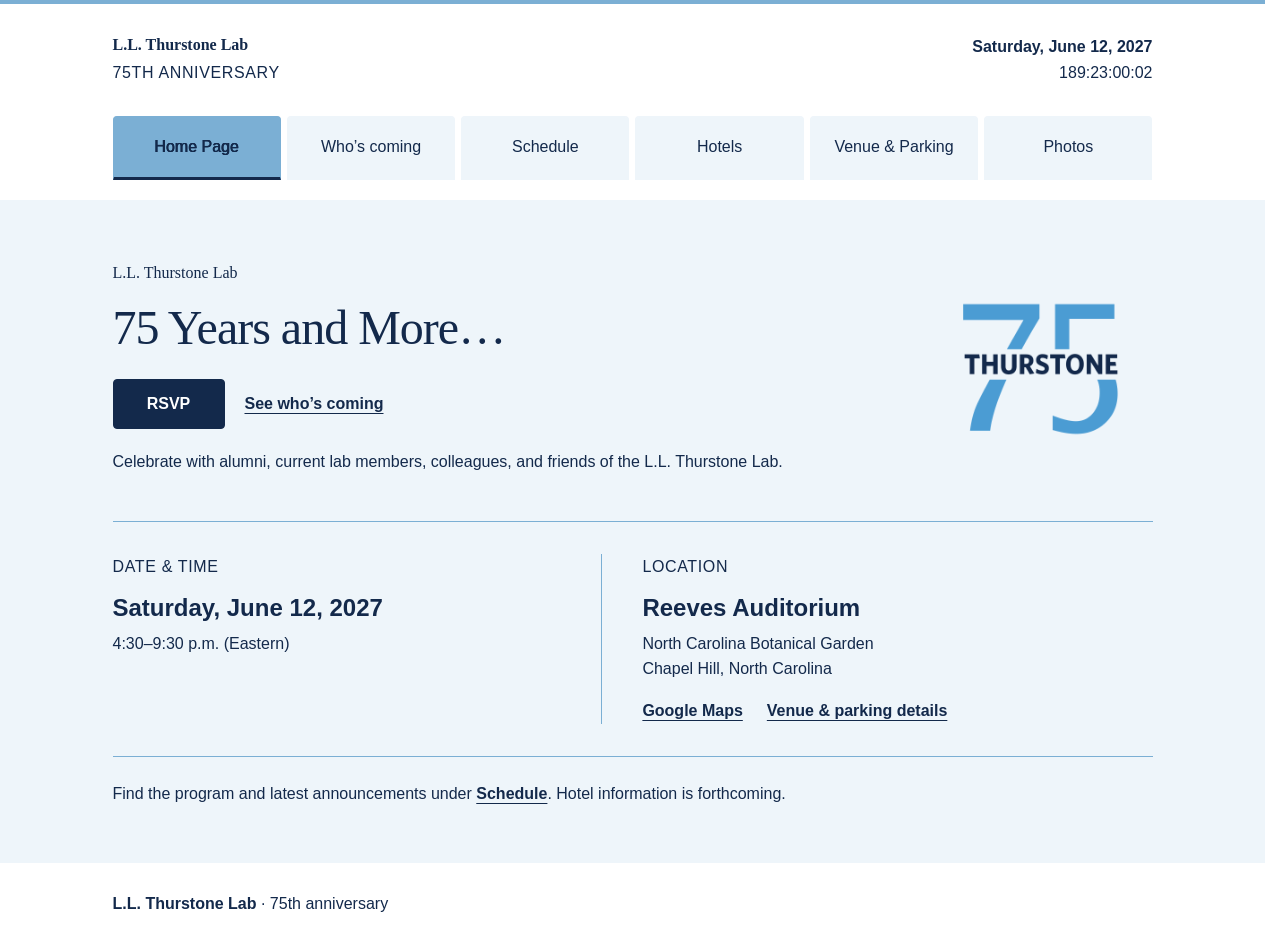
<file: index.html>
<!doctype html>
<html lang="en">
<head>
  <meta charset="utf-8">
  <meta name="viewport" content="width=device-width, initial-scale=1">
  <meta name="theme-color" content="#7BAFD4">
  <meta name="description" content="L.L. Thurstone’s 75th anniversary, Saturday, June 19, 2027, 4:30–9:30 p.m., at Reeves Auditorium, North Carolina Botanical Garden.">
  <title>Home Page · L.L. Thurstone 75th anniversary</title>
  <link rel="icon" href="assets/favicon.svg" type="image/svg+xml">
  <link rel="stylesheet" href="styles.css">
  <script src="config.js" defer></script>
  <script src="app.js" defer></script>
</head>
<body data-page="information" data-page-title="Home Page">
  <a class="skip-link" href="#main">Skip to content</a>
  <header class="site-header">
    <div class="wrap header-inner">
      <a class="brand" href="index.html" aria-label="Anniversary homepage"><strong data-config="labName">L.L. Thurstone</strong><span>75TH ANNIVERSARY</span></a>
      <div class="header-date">
        <p><strong data-date>Saturday, June 12, 2027</strong></p>
        <p id="event-countdown" role="timer" aria-label="Time until the celebration in days, hours, minutes, and seconds" title="Days : Hours : Minutes : Seconds" hidden></p>
      </div>
    </div>
    <nav id="navigation" class="wrap page-tabs" aria-label="Anniversary pages"><a href="index.html" aria-current="page">Home Page</a><a href="guests.html">Who’s coming</a><a href="schedule.html">Schedule</a><a href="hotels.html">Hotels</a><a href="venue.html">Venue &amp; Parking</a><a href="photos.html">Photos</a></nav>
  </header>
  <main id="main"><section class="information-section" aria-labelledby="page-title"><div class="wrap">
<div class="home-hero">
<div>
<p class="hero-lab-name" data-config="labName">L.L. Thurstone</p>
<h1 id="page-title" data-config="headline">75 Years and More…</h1>
<div id="rsvp" class="information-actions">
  <a id="rsvp-link" class="button" hidden>RSVP</a>
  <span id="rsvp-pending">RSVPs will open soon.</span>
  <a class="text-link" href="guests.html">See who’s coming</a>
</div>
<p id="deadline-note" hidden></p>
<p class="hero-description">Celebrate with alumni, current lab members, colleagues, and friends of the L.L. Thurstone Lab.</p>
</div>
<img class="hero-mark" src="pictures/Thurstone75.png" alt="" width="2000" height="2000" decoding="async">
</div>
<div class="event-details"><div><p class="eyebrow">DATE & TIME</p><h2 data-date>Saturday, June 12, 2027</h2><p data-config="timeLabel">4:30–9:30 p.m. (Eastern)</p><small id="year-note" hidden>Year to be confirmed</small></div><div><p class="eyebrow">LOCATION</p><h2 data-config="room">Reeves Auditorium</h2><p data-config="venue">North Carolina Botanical Garden</p><p data-config="location">Chapel Hill, North Carolina</p><div class="venue-links"><a id="directions-link" class="text-link" href="https://www.google.com/maps/search/?api=1&amp;query=North+Carolina+Botanical+Garden+100+Old+Mason+Farm+Road+Chapel+Hill" target="_blank" rel="noopener noreferrer">Google Maps<span class="sr-only"> (opens in a new tab)</span></a><a class="text-link" href="venue.html">Venue &amp; parking details</a></div></div></div>
<p class="overview-note">Find the program and latest announcements under <a class="text-link" href="schedule.html">Schedule</a>. Hotel information is forthcoming.</p>
</div></section></main>
  <footer><div class="wrap"><div class="footer-main"><span><strong data-config="labName">L.L. Thurstone</strong> · 75th anniversary</span><span id="contact-text" hidden></span></div></div></footer>
  <noscript><p class="noscript">Please enable JavaScript to load the RSVP and photo links and the public guest list. Event information and navigation remain available.</p></noscript>
</body>
</html>
</file>
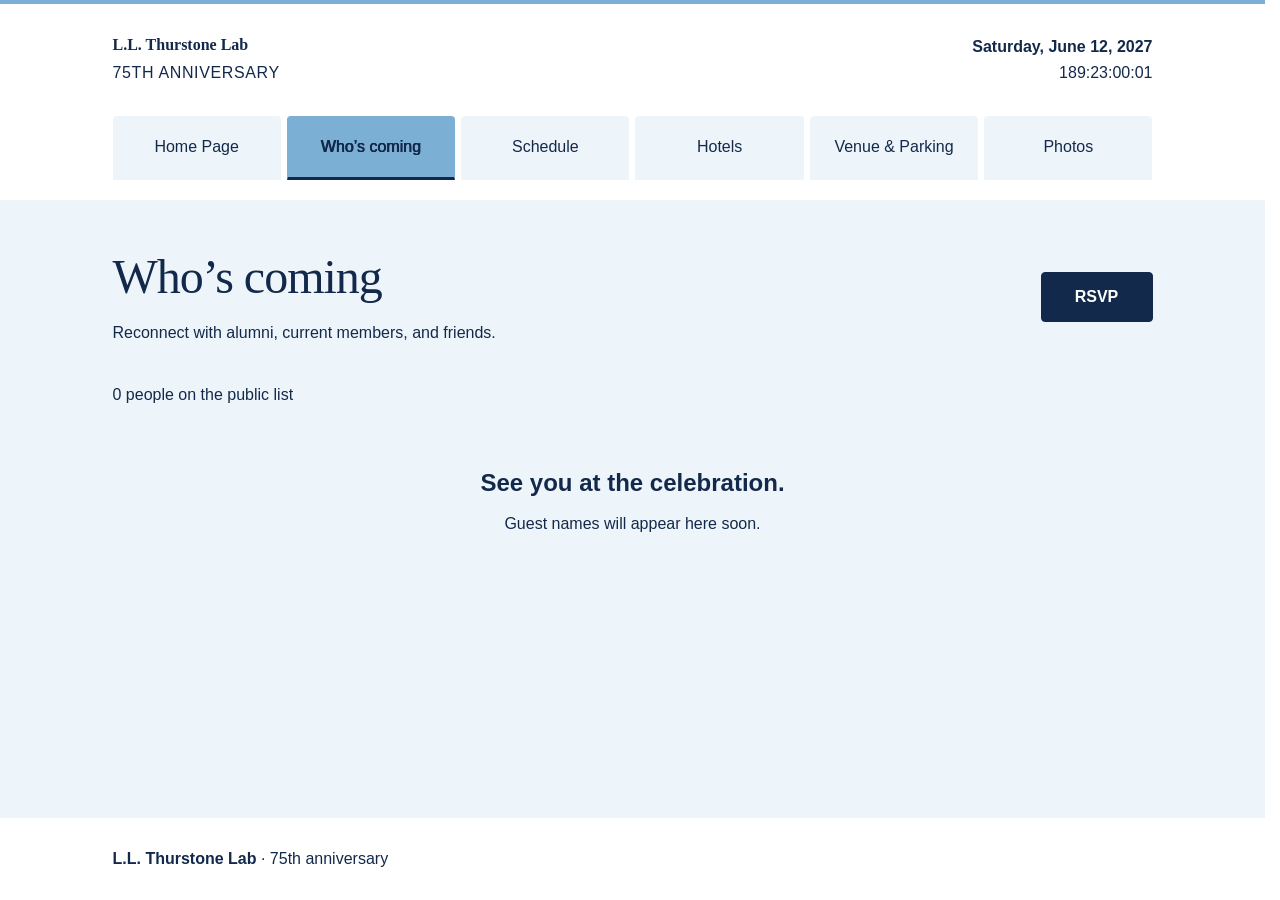
<file: guests.html>
<!doctype html>
<html lang="en">
<head>
  <meta charset="utf-8">
  <meta name="viewport" content="width=device-width, initial-scale=1">
  <meta name="theme-color" content="#7BAFD4">
  <meta name="description" content="L.L. Thurstone’s 75th anniversary, Saturday, June 12, 2027, 4:30–9:30 p.m., at Reeves Auditorium, North Carolina Botanical Garden.">
  <title>Who’s coming · L.L. Thurstone 75th anniversary</title>
  <link rel="icon" href="assets/favicon.svg" type="image/svg+xml">
  <link rel="stylesheet" href="styles.css">
  <script src="config.js" defer></script>
  <script src="public-guests.js" defer></script>
  <script src="app.js" defer></script>
</head>
<body data-page="guests" data-page-title="Who’s coming">
  <a class="skip-link" href="#main">Skip to content</a>
  <header class="site-header">
    <div class="wrap header-inner">
      <a class="brand" href="index.html" aria-label="Anniversary homepage"><strong data-config="labName">L.L. Thurstone</strong><span>75TH ANNIVERSARY</span></a>
      <div class="header-date">
        <p><strong data-date>Saturday, June 12, 2027</strong></p>
        <p id="event-countdown" role="timer" aria-label="Time until the celebration in days, hours, minutes, and seconds" title="Days : Hours : Minutes : Seconds" hidden></p>
      </div>
    </div>
    <nav id="navigation" class="wrap page-tabs" aria-label="Anniversary pages"><a href="index.html">Home Page</a><a href="guests.html" aria-current="page">Who’s coming</a><a href="schedule.html">Schedule</a><a href="hotels.html">Hotels</a><a href="venue.html">Venue &amp; Parking</a><a href="photos.html">Photos</a></nav>
  </header>
  <main id="main">
    <section class="page-content wrap" aria-labelledby="page-title">
      <div class="page-intro section-heading"><div><h1 id="page-title">Who’s coming</h1><p>Reconnect with alumni, current members, and friends.</p></div><a id="rsvp-link" class="button" hidden>RSVP</a></div>
      <div id="guest-tools" class="guest-tools" hidden>
        <div class="filter-group" role="group" aria-label="Filter guest list"><button class="filter active" data-filter="all" aria-pressed="true">Everyone</button><button class="filter" data-filter="Alumni" aria-pressed="false">Alumni</button><button class="filter" data-filter="Current member" aria-pressed="false">Current members</button><button class="filter" data-filter="Friend / colleague" aria-pressed="false">Friends</button></div>
        <label class="search-box"><span class="sr-only">Search guests by name or year</span><input id="guest-search" type="search" placeholder="Search by name or year" maxlength="100"></label>
      </div>
      <p id="guest-count" class="list-count" aria-live="polite">Loading the guest list…</p>
      <div id="guest-list" class="guest-list"></div>
      <div id="guest-empty" class="empty-state" hidden><h2>See you at the celebration.</h2><p>Guest names will appear here soon.</p></div>
      <div id="guest-no-results" class="empty-state" hidden><h2>No matching guests.</h2><button id="clear-search" class="text-link">Clear search &amp; filters</button></div>
      <p id="guest-error" class="error-message" role="alert" hidden></p>
      <p id="guest-updated" class="guest-privacy" hidden></p>
    </section>
  </main>
  <footer><div class="wrap"><div class="footer-main"><span><strong data-config="labName">L.L. Thurstone</strong> · 75th anniversary</span><span id="contact-text" hidden></span></div></div></footer>
  <noscript><p class="noscript">Please enable JavaScript to load the RSVP and photo links and the public guest list. Event information and navigation remain available.</p></noscript>
</body>
</html>
</file>
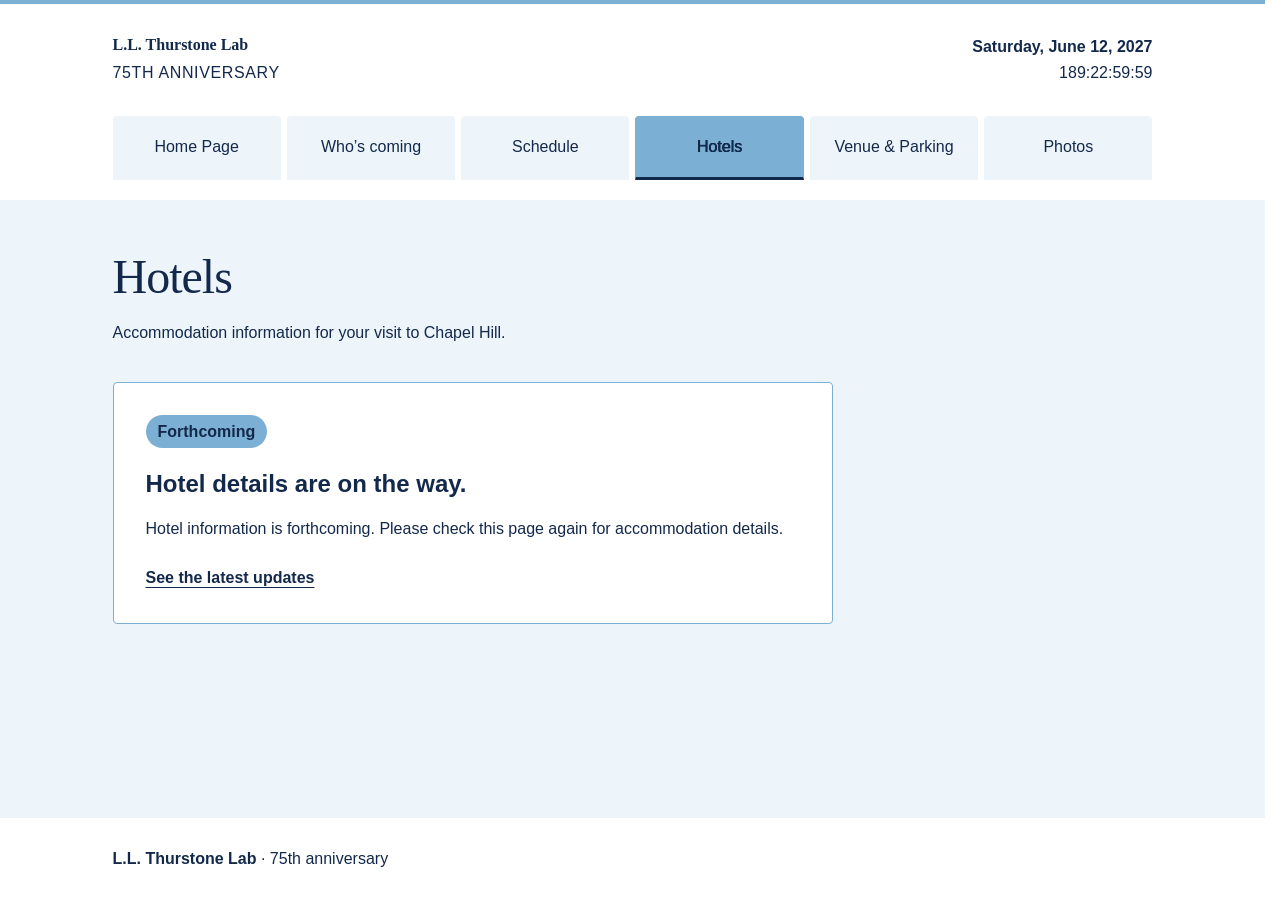
<file: hotels.html>
<!doctype html>
<html lang="en">
<head>
  <meta charset="utf-8">
  <meta name="viewport" content="width=device-width, initial-scale=1">
  <meta name="theme-color" content="#7BAFD4">
  <meta name="description" content="L.L. Thurstone’s 75th anniversary, Saturday, June 12, 2027, 4:30–9:30 p.m., at Reeves Auditorium, North Carolina Botanical Garden.">
  <title>Hotels · L.L. Thurstone 75th anniversary</title>
  <link rel="icon" href="assets/favicon.svg" type="image/svg+xml">
  <link rel="stylesheet" href="styles.css">
  <script src="config.js" defer></script>
  <script src="app.js" defer></script>
</head>
<body data-page="hotels" data-page-title="Hotels">
  <a class="skip-link" href="#main">Skip to content</a>
  <header class="site-header">
    <div class="wrap header-inner">
      <a class="brand" href="index.html" aria-label="Anniversary homepage"><strong data-config="labName">L.L. Thurstone</strong><span>75TH ANNIVERSARY</span></a>
      <div class="header-date">
        <p><strong data-date>Saturday, June 19, 2027</strong></p>
        <p id="event-countdown" role="timer" aria-label="Time until the celebration in days, hours, minutes, and seconds" title="Days : Hours : Minutes : Seconds" hidden></p>
      </div>
    </div>
    <nav id="navigation" class="wrap page-tabs" aria-label="Anniversary pages"><a href="index.html">Home Page</a><a href="guests.html">Who’s coming</a><a href="schedule.html">Schedule</a><a href="hotels.html" aria-current="page">Hotels</a><a href="venue.html">Venue &amp; Parking</a><a href="photos.html">Photos</a></nav>
  </header>
  <main id="main"><section class="page-content wrap" aria-labelledby="page-title"><div class="page-intro"><h1 class="page-title" id="page-title">Hotels</h1><p>Accommodation information for your visit to Chapel Hill.</p></div><div class="forthcoming-panel"><span class="status-pill">Forthcoming</span><h2>Hotel details are on the way.</h2><p data-config="hotelInfo">Hotel information is forthcoming. Please check this page again for accommodation details.</p><a class="text-link" href="schedule.html">See the latest updates</a></div></section></main>
  <footer><div class="wrap"><div class="footer-main"><span><strong data-config="labName">L.L. Thurstone</strong> · 75th anniversary</span><span id="contact-text" hidden></span></div></div></footer>
  <noscript><p class="noscript">Please enable JavaScript to load the RSVP and photo links and the public guest list. Event information and navigation remain available.</p></noscript>
</body>
</html>
</file>
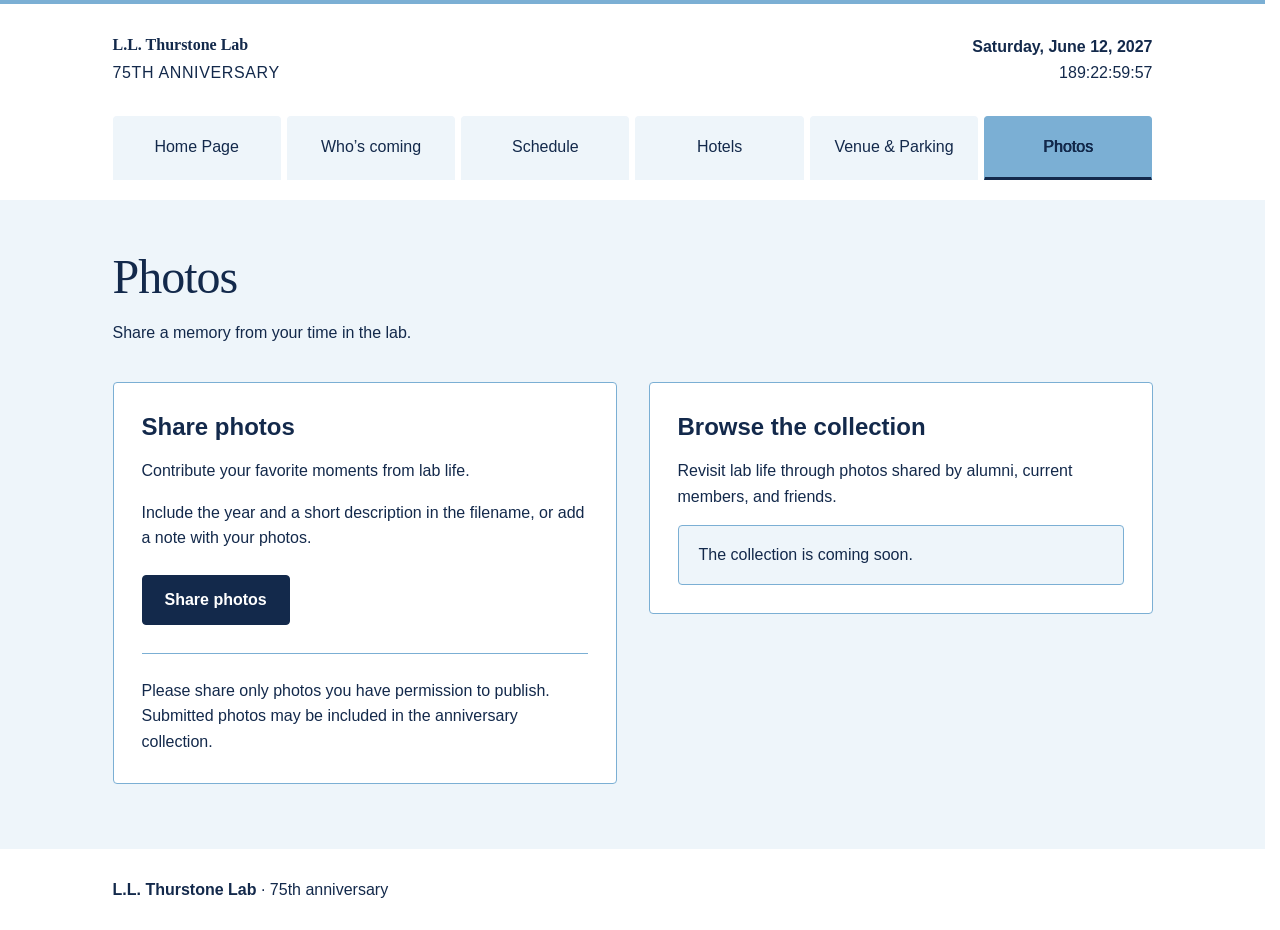
<file: photos.html>
<!doctype html>
<html lang="en">
<head>
  <meta charset="utf-8">
  <meta name="viewport" content="width=device-width, initial-scale=1">
  <meta name="theme-color" content="#7BAFD4">
  <meta name="description" content="L.L. Thurstone’s 75th anniversary, Saturday, June 12, 2027, 4:30–9:30 p.m., at Reeves Auditorium, North Carolina Botanical Garden.">
  <title>Photos · L.L. Thurstone 75th anniversary</title>
  <link rel="icon" href="assets/favicon.svg" type="image/svg+xml">
  <link rel="stylesheet" href="styles.css">
  <script src="config.js" defer></script>
  <script src="app.js" defer></script>
</head>
<body data-page="photos" data-page-title="Photos">
  <a class="skip-link" href="#main">Skip to content</a>
  <header class="site-header">
    <div class="wrap header-inner">
      <a class="brand" href="index.html" aria-label="Anniversary homepage"><strong data-config="labName">L.L. Thurstone</strong><span>75TH ANNIVERSARY</span></a>
      <div class="header-date">
        <p><strong data-date>Saturday, June 19, 2027</strong></p>
        <p id="event-countdown" role="timer" aria-label="Time until the celebration in days, hours, minutes, and seconds" title="Days : Hours : Minutes : Seconds" hidden></p>
      </div>
    </div>
    <nav id="navigation" class="wrap page-tabs" aria-label="Anniversary pages"><a href="index.html">Home Page</a><a href="guests.html">Who’s coming</a><a href="schedule.html">Schedule</a><a href="hotels.html">Hotels</a><a href="venue.html">Venue &amp; Parking</a><a href="photos.html" aria-current="page">Photos</a></nav>
  </header>
  <main id="main">
    <section class="page-content wrap" aria-labelledby="page-title">
      <div class="page-intro"><h1 id="page-title">Photos</h1><p>Share a memory from your time in the lab.</p></div>
      <div class="photo-actions">
        <div class="rsvp-card service-card">
          <h2>Share photos</h2>
          <p>Contribute your favorite moments from lab life.</p>
          <p>Include the year and a short description in the filename, or add a note with your photos.</p>
          <a id="photo-upload-link" class="button" target="_blank" rel="noopener noreferrer" hidden>Share photos<span class="sr-only"> (opens in a new tab)</span></a>
          <p id="photo-upload-pending" class="availability-note" role="status">Photo sharing will open soon.</p>
          <p class="card-note">Please share only photos you have permission to publish. Submitted photos may be included in the anniversary collection.</p>
        </div>
        <div class="rsvp-card service-card photo-collection">
          <h2>Browse the collection</h2>
          <p>Revisit lab life through photos shared by alumni, current members, and friends.</p>
          <a id="photo-gallery-link" class="button" target="_blank" rel="noopener noreferrer" hidden>View shared photos<span class="sr-only"> (opens in a new tab)</span></a>
          <p id="photo-gallery-pending" class="availability-note" role="status">The collection is coming soon.</p>
        </div>
      </div>
    </section>
  </main>
  <footer><div class="wrap"><div class="footer-main"><span><strong data-config="labName">L.L. Thurstone</strong> · 75th anniversary</span><span id="contact-text" hidden></span></div></div></footer>
  <noscript><p class="noscript">Please enable JavaScript to load the RSVP and photo links and the public guest list. Event information and navigation remain available.</p></noscript>
</body>
</html>
</file>
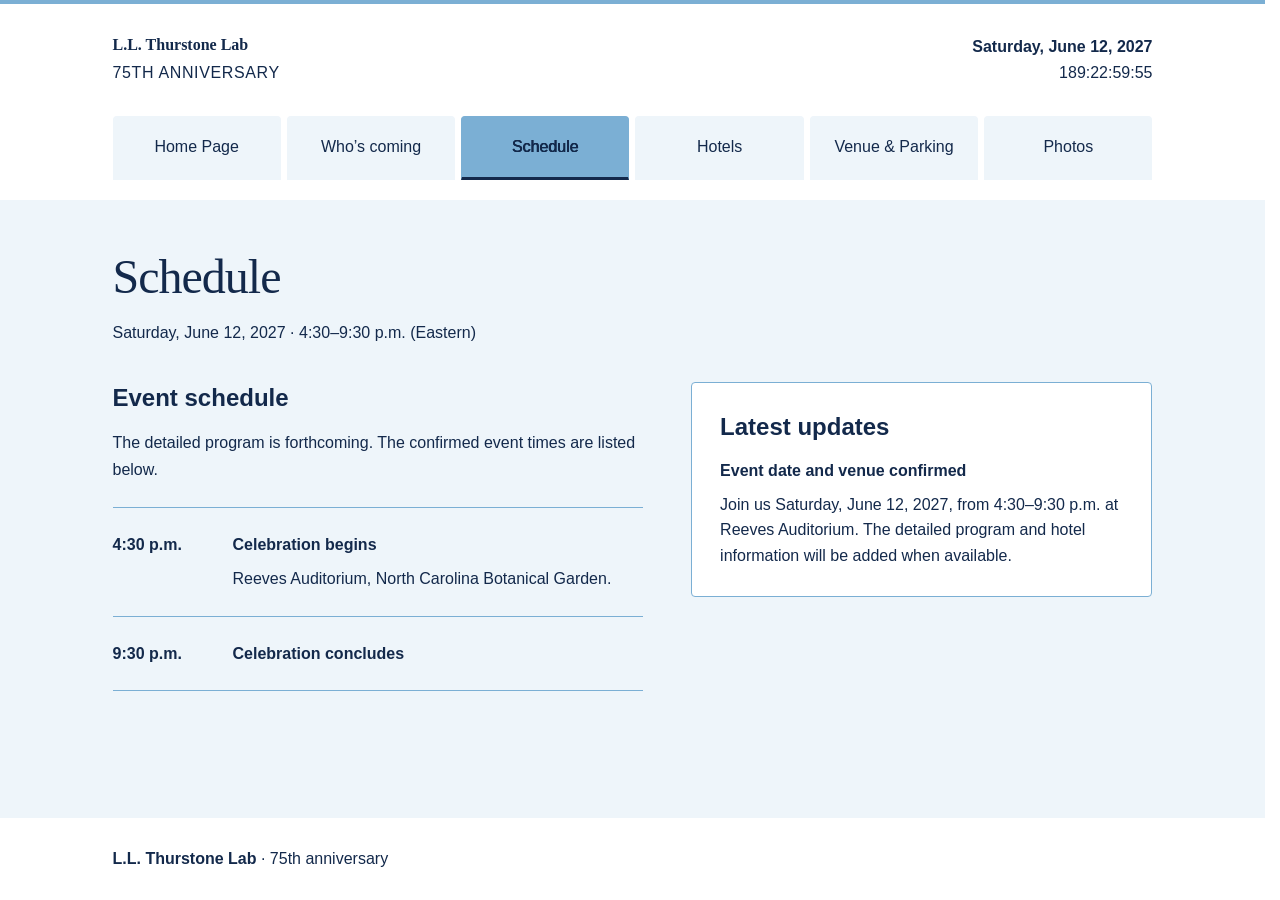
<file: schedule.html>
<!doctype html>
<html lang="en">
<head>
  <meta charset="utf-8">
  <meta name="viewport" content="width=device-width, initial-scale=1">
  <meta name="theme-color" content="#7BAFD4">
  <meta name="description" content="L.L. Thurstone’s 75th anniversary, Saturday, June 12, 2027, 4:30–9:30 p.m., at Reeves Auditorium, North Carolina Botanical Garden.">
  <title>Schedule · L.L. Thurstone 75th anniversary</title>
  <link rel="icon" href="assets/favicon.svg" type="image/svg+xml">
  <link rel="stylesheet" href="styles.css">
  <script src="config.js" defer></script>
  <script src="app.js" defer></script>
</head>
<body data-page="schedule" data-page-title="Schedule">
  <a class="skip-link" href="#main">Skip to content</a>
  <header class="site-header">
    <div class="wrap header-inner">
      <a class="brand" href="index.html" aria-label="Anniversary homepage"><strong data-config="labName">L.L. Thurstone</strong><span>75TH ANNIVERSARY</span></a>
      <div class="header-date">
        <p><strong data-date>Saturday, June 19, 2027</strong></p>
        <p id="event-countdown" role="timer" aria-label="Time until the celebration in days, hours, minutes, and seconds" title="Days : Hours : Minutes : Seconds" hidden></p>
      </div>
    </div>
    <nav id="navigation" class="wrap page-tabs" aria-label="Anniversary pages"><a href="index.html">Home Page</a><a href="guests.html">Who’s coming</a><a href="schedule.html" aria-current="page">Schedule</a><a href="hotels.html">Hotels</a><a href="venue.html">Venue &amp; Parking</a><a href="photos.html">Photos</a></nav>
  </header>
  <main id="main"><section class="page-content wrap" aria-labelledby="page-title"><div class="page-intro"><h1 class="page-title" id="page-title">Schedule</h1><p><span data-date>Saturday, June 12, 2027</span> · <span data-config="timeLabel">4:30–9:30 p.m. (Eastern)</span></p></div><div class="details-layout"><div><h2 class="subheading">Event schedule</h2><p class="detail-copy" data-config="scheduleNote">The detailed program is forthcoming. The confirmed event times are listed below.</p><ol id="schedule-list" class="schedule-list"></ol></div><aside class="updates-panel"><h2 class="subheading">Latest updates</h2><div id="updates-list"></div></aside></div></section></main>
  <footer><div class="wrap"><div class="footer-main"><span><strong data-config="labName">L.L. Thurstone</strong> · 75th anniversary</span><span id="contact-text" hidden></span></div></div></footer>
  <noscript><p class="noscript">Please enable JavaScript to load the RSVP and photo links and the public guest list. Event information and navigation remain available.</p></noscript>
</body>
</html>
</file>
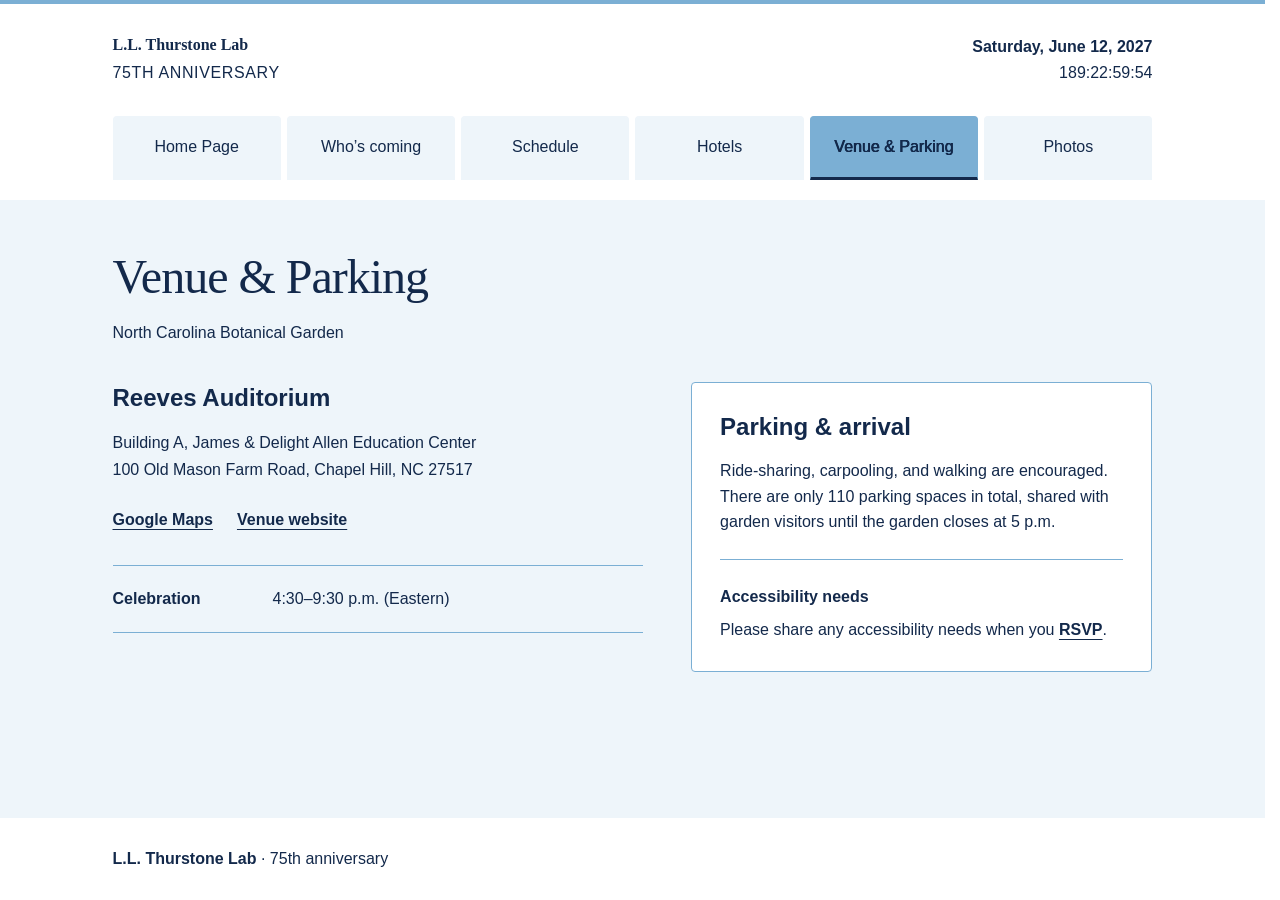
<file: venue.html>
<!doctype html>
<html lang="en">
<head>
  <meta charset="utf-8">
  <meta name="viewport" content="width=device-width, initial-scale=1">
  <meta name="theme-color" content="#7BAFD4">
  <meta name="description" content="L.L. Thurstone’s 75th anniversary, Saturday, June 12, 2027, 4:30–9:30 p.m., at Reeves Auditorium, North Carolina Botanical Garden.">
  <title>Venue &amp; Parking · L.L. Thurstone 75th anniversary</title>
  <link rel="icon" href="assets/favicon.svg" type="image/svg+xml">
  <link rel="stylesheet" href="styles.css">
  <script src="config.js" defer></script>
  <script src="app.js" defer></script>
</head>
<body data-page="venue" data-page-title="Venue &amp; Parking">
  <a class="skip-link" href="#main">Skip to content</a>
  <header class="site-header">
    <div class="wrap header-inner">
      <a class="brand" href="index.html" aria-label="Anniversary homepage"><strong data-config="labName">L.L. Thurstone</strong><span>75TH ANNIVERSARY</span></a>
      <div class="header-date">
        <p><strong data-date>Saturday, June 19, 2027</strong></p>
        <p id="event-countdown" role="timer" aria-label="Time until the celebration in days, hours, minutes, and seconds" title="Days : Hours : Minutes : Seconds" hidden></p>
      </div>
    </div>
    <nav id="navigation" class="wrap page-tabs" aria-label="Anniversary pages"><a href="index.html">Home Page</a><a href="guests.html">Who’s coming</a><a href="schedule.html">Schedule</a><a href="hotels.html">Hotels</a><a href="venue.html" aria-current="page">Venue &amp; Parking</a><a href="photos.html">Photos</a></nav>
  </header>
  <main id="main"><section class="page-content wrap" aria-labelledby="page-title"><div class="page-intro"><h1 class="page-title" id="page-title">Venue &amp; Parking</h1><p data-config="venue">North Carolina Botanical Garden</p></div><div class="details-layout venue-layout"><div><h2 class="venue-room" data-config="room">Reeves Auditorium</h2><p class="venue-building" data-config="building">Building A, James & Delight Allen Education Center</p><address data-config="address">100 Old Mason Farm Road, Chapel Hill, NC 27517</address><div class="venue-links"><a id="directions-link" class="text-link" href="https://www.google.com/maps/search/?api=1&query=North+Carolina+Botanical+Garden+100+Old+Mason+Farm+Road+Chapel+Hill" target="_blank" rel="noopener noreferrer">Google Maps<span class="sr-only"> (opens in a new tab)</span></a><a id="venue-link" class="text-link" href="https://ncbg.unc.edu/about/facility-rental/event-venues/" target="_blank" rel="noopener noreferrer">Venue website<span class="sr-only"> (opens in a new tab)</span></a></div><dl class="venue-facts"><div><dt>Celebration</dt><dd data-config="timeLabel">4:30–9:30 p.m. (Eastern)</dd></div></dl></div><aside class="parking-panel"><h2 class="subheading">Parking & arrival</h2><p data-config="parkingNote">Ride-sharing, carpooling, and walking are encouraged. There are only 110 parking spaces in total, shared with garden visitors until the garden closes at 5 p.m.</p><div class="accessibility-note"><h3>Accessibility needs</h3><p>Please share any accessibility needs when you <a class="text-link" href="index.html#rsvp">RSVP</a>.</p></div></aside></div></section></main>
  <footer><div class="wrap"><div class="footer-main"><span><strong data-config="labName">L.L. Thurstone</strong> · 75th anniversary</span><span id="contact-text" hidden></span></div></div></footer>
  <noscript><p class="noscript">Please enable JavaScript to load the RSVP and photo links and the public guest list. Event information and navigation remain available.</p></noscript>
</body>
</html>
</file>
<file: styles.css>
/*
 * Shared design system: three text sizes, four colors, two typefaces.
 * Keep responsive changes to layout and spacing so the type scale stays consistent.
 */
:root {
  --blue: #7bafd4;
  --navy: #13294b;
  --pale: #eef5fa;
  --white: #ffffff;
  --text-body: 16px;
  --text-section: 24px;
  --text-title: 48px;
  --sans: Arial, sans-serif;
  --serif: Georgia, serif;
}
* { box-sizing: border-box; }
html { font-size: var(--text-body); scroll-padding-top: 24px; scrollbar-gutter: stable; }
body { margin: 0; min-height: 100vh; display: flex; flex-direction: column; background: var(--white); color: var(--navy); font-family: var(--sans); font-size: var(--text-body); line-height: 1.6; -webkit-font-smoothing: antialiased; }
main { flex: 1; background: var(--pale); }
h1, h2, h3, p { margin: 0; }
h1, .page-title { font-family: var(--serif); font-size: var(--text-title); font-weight: 400; line-height: 1.15; letter-spacing: -1px; overflow-wrap: break-word; }
h2, h3 { font-weight: 600; line-height: 1.3; }
h2 { font-size: var(--text-section); }
h3 { font-size: var(--text-body); }
p, small, address { color: var(--navy); }
small, input, textarea, select, button { font: inherit; color: inherit; }
address { font-style: normal; }
a { color: inherit; text-decoration: none; }
button { color: inherit; cursor: pointer; }
button:disabled { cursor: wait; background: var(--pale); color: var(--navy); }
img { max-width: 100%; }
[hidden] { display: none !important; }
::selection { color: var(--navy); background: var(--blue); }
a:focus-visible, button:focus-visible, summary:focus-visible { outline: 3px solid var(--navy); outline-offset: 4px; }
input:focus-visible, textarea:focus-visible, select:focus-visible { outline: 2px solid var(--navy); outline-offset: 3px; }
.wrap { width: min(1040px, calc(100% - 64px)); margin-inline: auto; }
.sr-only { position: absolute; width: 1px; height: 1px; overflow: hidden; clip: rect(0,0,0,0); white-space: nowrap; }
.skip-link { position: fixed; z-index: 50; top: -100px; left: 20px; padding: 12px 20px; background: var(--navy); color: var(--white); }
.skip-link:focus { top: 12px; }
.eyebrow { font-size: var(--text-body); font-weight: 600; letter-spacing: .04em; }
.button { display: inline-flex; align-items: center; justify-content: center; min-width: 112px; min-height: 48px; padding: 12px 22px; border: 1px solid var(--navy); border-radius: 4px; background: var(--navy); color: var(--white); font-size: var(--text-body); font-weight: 600; line-height: 1.5; text-align: center; }
.button:hover { background: var(--blue); color: var(--navy); }
.text-link { display: inline; border: 0; padding: 0; background: none; color: var(--navy); font-size: var(--text-body); font-weight: 600; text-decoration: underline; text-underline-offset: 4px; text-decoration-thickness: 1px; }
.text-link:hover { text-decoration-thickness: 2px; }

/* Persistent page navigation */
.site-header { border-top: 4px solid var(--blue); border-bottom: 1px solid var(--pale); }
.header-inner { display: flex; justify-content: space-between; align-items: center; gap: 24px; min-height: 112px; padding-block: 20px; }
.brand { display: flex; flex-direction: column; gap: 4px; }
.brand strong { font-family: var(--serif); font-weight: 600; line-height: 1.3; }
.brand > span { font-size: var(--text-body); letter-spacing: .04em; }
.header-date { font-size: var(--text-body); text-align: right; }
#event-countdown { font-variant-numeric: tabular-nums; }
.page-tabs { display: grid; grid-template-columns: repeat(6, minmax(0, 1fr)); gap: 6px; padding-bottom: 20px; }
.page-tabs a { display: flex; align-items: center; justify-content: center; min-height: 64px; padding: 12px 8px; border: 1px solid var(--pale); border-bottom: 3px solid var(--pale); border-radius: 4px 4px 0 0; background: var(--pale); color: var(--navy); text-align: center; font-size: var(--text-body); font-weight: 400; line-height: 1.3; }
.page-tabs a:hover { border-bottom-color: var(--navy); }
.page-tabs a[aria-current="page"] { background: var(--blue); border-color: var(--blue); border-bottom-color: var(--navy); text-shadow: .3px 0 currentColor, -.3px 0 currentColor; }

/* Home Page */
.information-section { padding-block: 56px; }
.home-hero { display: grid; grid-template-columns: minmax(0, 1fr) 224px; align-items: center; gap: 24px; }
.hero-mark { width: 100%; height: auto; }
.hero-lab-name { margin-bottom: 16px; font-family: var(--serif); line-height: 1.3; }
.hero-description { max-width: 760px; margin-top: 20px; }
.event-details { display: grid; grid-template-columns: 1fr 1.25fr; gap: 48px; margin-top: 40px; padding-top: 32px; border-top: 1px solid var(--blue); }
.event-details > div + div { border-left: 1px solid var(--blue); padding-left: 40px; }
.event-details .eyebrow { margin-bottom: 12px; font-weight: 400; }
.event-details h2 { margin-bottom: 8px; }
.event-details small { display: block; margin-top: 8px; }
.venue-links { display: flex; align-items: center; flex-wrap: wrap; gap: 16px 24px; margin-top: 16px; }
.information-actions { display: flex; align-items: center; flex-wrap: wrap; gap: 8px 20px; margin-top: 24px; }
.information-actions .text-link { display: inline-flex; align-items: center; min-height: 44px; }
#deadline-note { margin-top: 12px; }
.overview-note { margin-top: 32px; padding-top: 24px; border-top: 1px solid var(--blue); }

/* Shared page structure */
.page-content { padding-block: 48px 64px; }
.page-intro { margin-bottom: 36px; }
.page-intro p { max-width: 720px; margin-top: 16px; }
.section-heading { display: flex; align-items: center; justify-content: space-between; flex-wrap: wrap; gap: 24px; }
.section-heading > .button { flex-shrink: 0; }
.details-layout { display: grid; grid-template-columns: 1.15fr 1fr; align-items: start; gap: 48px; }
.subheading { margin-bottom: 16px; }
.detail-copy { line-height: 1.7; }
.updates-panel, .parking-panel, .forthcoming-panel { padding: 28px; background: var(--white); border: 1px solid var(--blue); border-radius: 4px; }

/* RSVP and form controls */
.rsvp-card { padding: 28px; border: 1px solid var(--blue); border-radius: 4px; background: var(--white); min-width: 0; }
.service-card > p { margin-top: 16px; }
.service-card > .button { margin-top: 24px; }
.card-note { border-top: 1px solid var(--blue); padding-top: 24px; margin-top: 28px !important; }
.card-note p { margin-top: 8px; }
.availability-note { padding: 16px 20px; background: var(--pale); border: 1px solid var(--blue); border-radius: 4px; }
input[type=search] { width: 100%; min-height: 48px; padding: 10px 12px; border: 1px solid var(--navy); border-radius: 3px; background: var(--white); color: var(--navy); font-size: var(--text-body); }
input::placeholder { color: var(--navy); opacity: 1; }
.error-message { background: var(--pale); border-left: 4px solid var(--navy); padding: 12px 16px; margin-top: 20px; color: var(--navy); font-size: var(--text-body); }

/* Guest list */
.guest-tools { display: flex; align-items: center; justify-content: space-between; flex-wrap: wrap; gap: 24px; padding-bottom: 20px; border-bottom: 1px solid var(--blue); }
.filter-group { display: flex; flex-wrap: wrap; gap: 8px; }
.filter { padding: 8px 12px; border: 1px solid var(--white); border-radius: 4px; background: var(--white); font-size: var(--text-body); }
.filter:hover { border-color: var(--navy); }
.filter.active { border-color: var(--navy); background: var(--blue); font-weight: 600; }
.search-box { width: 100%; max-width: 260px; }
.search-box input { margin-top: 0 !important; }
.list-count { margin-top: 20px; }
.guest-list { display: grid; grid-template-columns: repeat(3, minmax(0, 1fr)); gap: 20px; margin-top: 20px; }
.guest-card { display: grid; grid-template-columns: 40px minmax(0, 1fr); align-items: start; gap: 12px; padding: 20px; border: 1px solid var(--blue); border-radius: 4px; background: var(--white); }
.guest-avatar { width: 40px; height: 40px; border-radius: 50%; display: flex; align-items: center; justify-content: center; background: var(--pale); font-weight: 600; }
.guest-name { overflow-wrap: anywhere; }
.guest-meta { margin-top: 4px; }
.guest-privacy { margin-top: 24px; }
.empty-state { padding: 40px 24px; text-align: center; }
.empty-state p { margin-top: 12px; }
.empty-state .text-link { display: inline-block; margin-top: 12px; }

/* Photos */
.photo-actions { display: grid; grid-template-columns: 1fr 1fr; align-items: start; gap: 32px; }
.guest-privacy p + p { margin-top: 8px; }

/* Schedule, hotels, venue and parking */
.schedule-list { list-style: none; padding: 0; margin: 24px 0 0; border-top: 1px solid var(--blue); }
.schedule-item { display: grid; grid-template-columns: 100px minmax(0, 1fr); gap: 20px; padding-block: 24px; border-bottom: 1px solid var(--blue); }
.schedule-time { font-weight: 600; }
.schedule-item h3, .update-item h3, .accessibility-note h3 { line-height: 1.6; }
.schedule-item p, .update-item p:not(.eyebrow), .accessibility-note p { margin-top: 8px; }
.update-item + .update-item { border-top: 1px solid var(--blue); padding-top: 24px; margin-top: 24px; }
.update-item .eyebrow { margin-bottom: 8px; }
.schedule-email-note { margin-top: 32px; }
.forthcoming-panel { max-width: 720px; padding: 32px; }
.status-pill { display: inline-block; margin-bottom: 20px; padding: 4px 12px; border-radius: 20px; background: var(--blue); font-weight: 600; }
.forthcoming-panel h2 { margin-bottom: 16px; }
.forthcoming-panel .text-link { display: inline-block; margin-top: 24px; }
.venue-room { margin-bottom: 16px; }
.venue-building, address { line-height: 1.7; }
.venue-layout .venue-links { margin-block: 24px 32px; }
.venue-facts { margin: 0; border-top: 1px solid var(--blue); }
.venue-facts > div { display: grid; grid-template-columns: 140px minmax(0, 1fr); gap: 20px; padding-block: 20px; border-bottom: 1px solid var(--blue); }
.venue-facts dt { font-weight: 600; }
.venue-facts dd { margin: 0; }
.venue-facts small { display: block; margin-top: 8px; }
.accessibility-note { border-top: 1px solid var(--blue); padding-top: 24px; margin-top: 24px; }

/* Footer */
footer { padding-block: 28px; border-top: 1px solid var(--pale); }
.footer-main { display: flex; justify-content: space-between; align-items: center; flex-wrap: wrap; gap: 16px 24px; }
.footer-main strong { font-weight: 600; }
.noscript { padding: 16px; background: var(--pale); }

/* Responsive layout; no additional font sizes or colors. */
@media (max-width: 1000px) {
  .page-tabs { grid-template-columns: repeat(3, minmax(0, 1fr)); }
  .details-layout { gap: 32px; }
  .rsvp-card, .updates-panel, .parking-panel { padding: 24px; }
  .guest-list { grid-template-columns: repeat(2, minmax(0, 1fr)); }
  .venue-facts > div { grid-template-columns: 110px minmax(0, 1fr); gap: 16px; }
}
@media (max-width: 760px) {
  .home-hero { display: block; }
  .hero-mark { display: none; }
  .details-layout, .photo-actions { grid-template-columns: 1fr; }
  .event-details { gap: 28px; }
  .event-details > div + div { padding-left: 28px; }
  .guest-tools { align-items: stretch; }
  .search-box { max-width: none; }
}
@media (max-width: 600px) {
  .wrap { width: calc(100% - 40px); }
  .header-inner { flex-direction: column; align-items: flex-start; gap: 8px; min-height: auto; padding-block: 12px; }
  .header-date { text-align: left; }
  .page-tabs { padding-bottom: 12px; }
  .page-tabs a { min-height: 44px; padding: 4px 6px; }
  .information-section, .page-content { padding-block: 36px 44px; }
  .information-section { padding-top: 24px; }
  .hero-lab-name { margin-bottom: 8px; }
  .information-actions { margin-top: 16px; }
  .hero-description { margin-top: 20px; }
  .event-details { grid-template-columns: 1fr; gap: 28px; margin-top: 32px; padding-top: 24px; }
  .event-details > div + div { border: 0; padding-left: 0; }
  .page-intro { margin-bottom: 28px; }
  .rsvp-card, .updates-panel, .parking-panel, .forthcoming-panel { padding: 20px; }
  .guest-list { grid-template-columns: 1fr; }
  .schedule-item { grid-template-columns: 1fr; gap: 8px; }
  .venue-facts > div { grid-template-columns: 1fr; gap: 8px; }
  .footer-main { flex-direction: column; align-items: flex-start; }
}
@media (prefers-reduced-motion: reduce) {
  *, *::before, *::after { transition: none !important; animation: none !important; }
}
</file>
